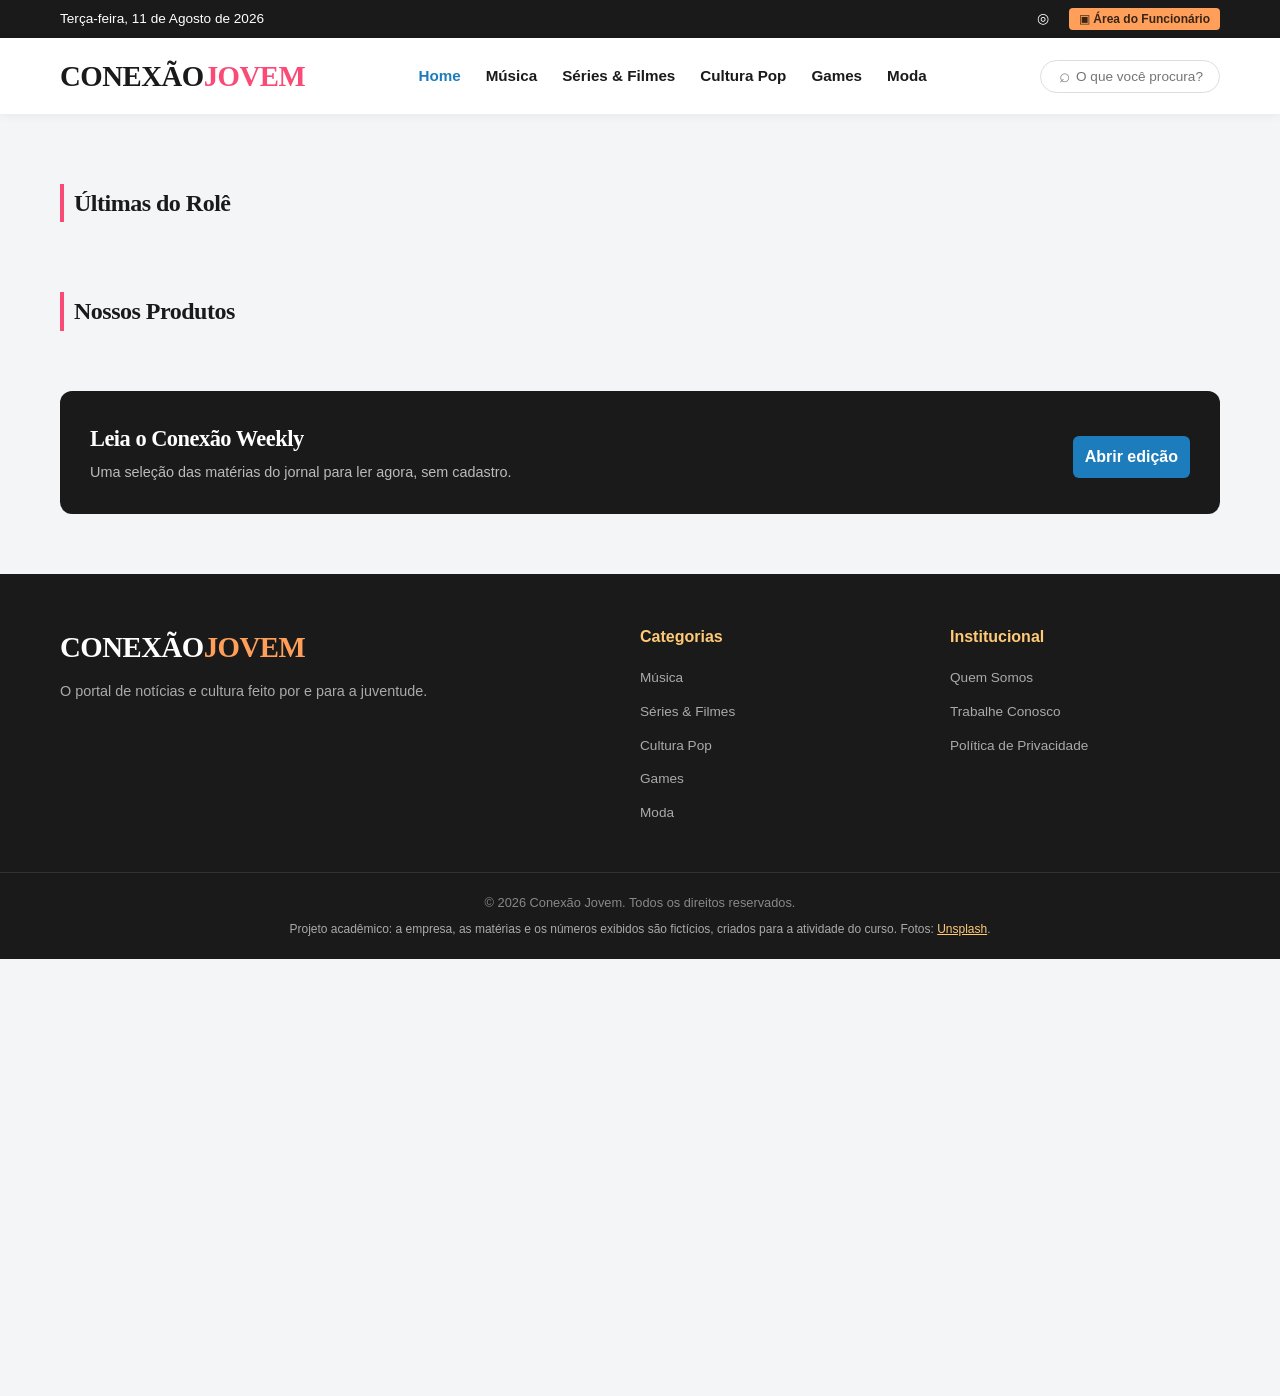
<file: index.html>
<!DOCTYPE html>
<html lang="pt-BR">
<head>
    <meta charset="UTF-8">
    <meta http-equiv="refresh" content="0; url=SiteEspro/index.html">
    <title>Conexão Jovem</title>
</head>
<body>
    <p>Redirecionando... <a href="SiteEspro/index.html">Clique aqui se não abrir.</a></p>
</body>
</html>
</file>
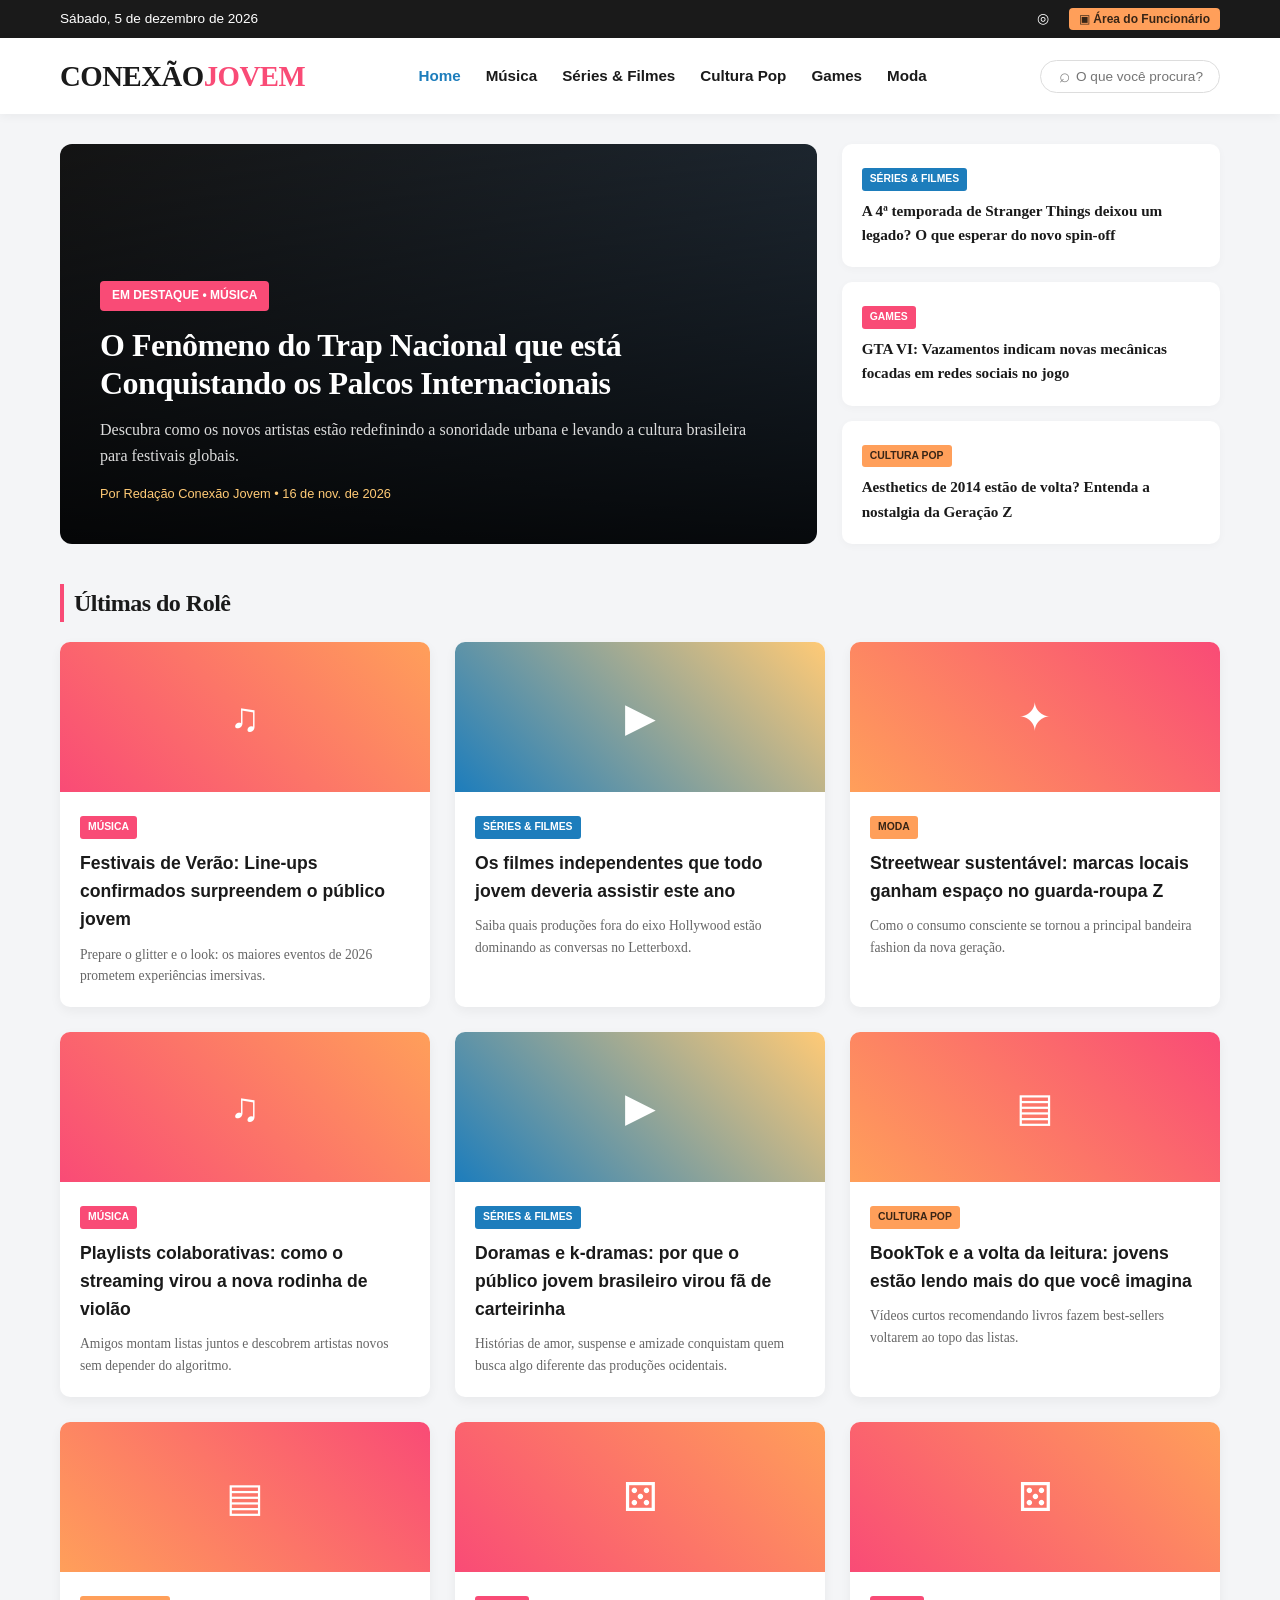
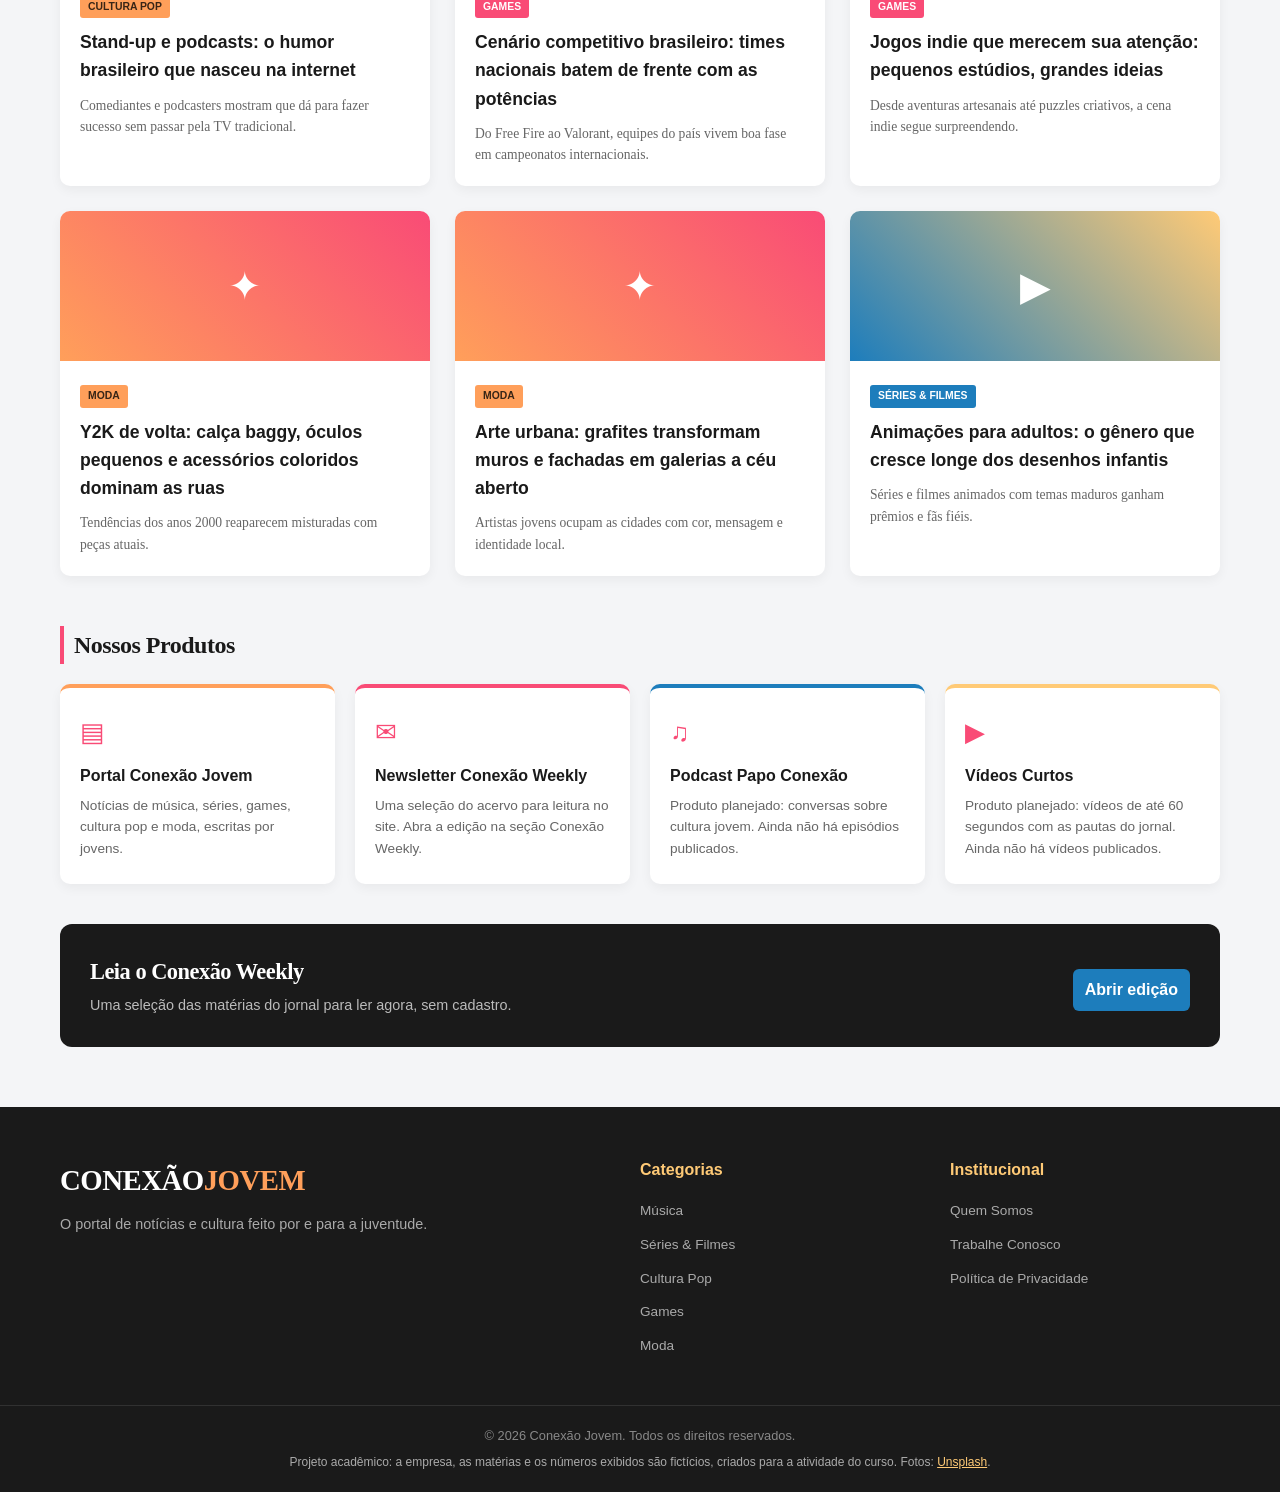
<file: SiteEspro/index.html>
<!DOCTYPE html>
<html lang="pt-BR">
<head>
    <meta charset="UTF-8">
    <meta name="viewport" content="width=device-width, initial-scale=1.0">
    <title>Conexão Jovem - Cultura e Entretenimento</title>
    <meta name="description" content="Conexão Jovem: o portal de notícias e cultura feito por e para a juventude.">
    <link rel="icon" href="data:image/svg+xml,%3Csvg xmlns='http://www.w3.org/2000/svg' viewBox='0 0 100 100'%3E%3Ctext y='.9em' font-size='90'%3E%F0%9F%93%B0%3C/text%3E%3C/svg%3E">
    <meta property="og:type" content="website">
    <meta property="og:title" content="Conexão Jovem - Cultura e Entretenimento">
    <meta property="og:description" content="Música, séries, games, cultura pop e moda: o jornal digital feito por jovens, para jovens.">
    <meta property="og:image" content="https://images.unsplash.com/photo-1470229722913-7c0e2dbbafd3?auto=format&fit=crop&w=1200&q=70">
    <link rel="stylesheet" href="css/style.css">
    
    
</head>
<body>

    <!-- CABEÇALHO / NAVBAR -->
    <header>
        <div class="top-bar">
            <div class="container flex-between">
                <span class="date" id="current-date">Terça-feira, 11 de Agosto de 2026</span>
                <div class="top-right-actions">
                    <div class="social-icons">
                        <a href="#" class="footer-link" data-info="redes" target="_blank" rel="noopener" aria-label="Instagram do projeto (em planejamento)"><i class="fab fa-instagram"></i></a>
                    </div>
                    <button id="intranet-access-btn" class="intranet-top-btn" type="button"><i class="fas fa-lock"></i> Área do Funcionário</button>
                </div>
            </div>
        </div>
        <nav class="main-nav">
            <div class="container flex-between">
                <div class="logo">
                    <h1>CONEXÃO<span>JOVEM</span></h1>
                </div>
                <button id="menu-toggle" class="menu-toggle" type="button" aria-label="Abrir menu" aria-expanded="false" aria-controls="nav-links">
                    <i class="fas fa-bars"></i>
                </button>
                <ul class="nav-links" id="nav-links">
                    <li><a href="#" class="nav-btn active" data-page="home">Home</a></li>
                    <li><a href="#" class="nav-btn" data-page="musica">Música</a></li>
                    <li><a href="#" class="nav-btn" data-page="series">Séries &amp; Filmes</a></li>
                    <li><a href="#" class="nav-btn" data-page="cultura">Cultura Pop</a></li>
                    <li><a href="#" class="nav-btn" data-page="games">Games</a></li>
                    <li><a href="#" class="nav-btn" data-page="moda">Moda</a></li>
                </ul>
                <div class="search-box">
                    <input type="text" id="search-input" placeholder="O que você procura?" aria-label="Buscar matérias">
                    <button id="search-btn" type="button" aria-label="Buscar"><i class="fas fa-search"></i></button>
                </div>
            </div>
        </nav>
    </header>


    <!-- CONTEÚDO PRINCIPAL -->
    <main class="container">

        <p id="editorial-warning" class="dica" role="status"></p>
        <noscript><p class="empty-msg">Ative o JavaScript para ver as notícias do Conexão Jovem.</p></noscript>

        <!-- DESTAQUE PRINCIPAL (montado pelo script.js) -->
        <section class="hero-section" id="hero-section" aria-label="Destaques"></section>

        <!-- NOTÍCIAS -->
        <section class="news-grid-section">
            <div class="section-head">
                <h3 class="section-title" id="section-title">Últimas do Rolê</h3>
                <button id="clear-filter" class="clear-filter hidden" type="button"><i class="fas fa-times"></i> Limpar busca</button>
            </div>
            <div class="grid" id="news-grid"></div>
            <p id="empty-msg" class="empty-msg hidden">Nenhuma matéria encontrada. Tente outra palavra ou escolha uma categoria.</p>
        </section>

        <!-- PRODUTOS DA EMPRESA (montado pelo script.js) -->
        <section class="products-section" id="produtos">
            <h3 class="section-title">Nossos Produtos</h3>
            <div class="products-grid" id="products-grid"></div>
        </section>

        <!-- NEWSLETTER -->
        <section class="newsletter-section" id="newsletter">
            <div>
                <h3>Leia o Conexão Weekly</h3>
                <p>Uma seleção das matérias do jornal para ler agora, sem cadastro.</p>
            </div>
            <button id="weekly-btn" class="login-submit-btn" type="button">Abrir edição</button>
        </section>

    </main>


    <!-- MODAL GERAL (Notícias, institucional) -->
    <div id="news-modal" class="modal" aria-hidden="true">
        <div class="modal-content" role="dialog" aria-modal="true">
            <span class="close-modal" role="button" tabindex="0" aria-label="Fechar">&times;</span>
            <div id="modal-body-content"></div>
        </div>
    </div>


    <!-- MODAL DA INTRANET (Área do Funcionário) -->
    <div id="intranet-modal" class="modal" aria-hidden="true">
        <div class="modal-content intranet-box" role="dialog" aria-modal="true">
            <span class="close-intranet" role="button" tabindex="0" aria-label="Fechar">&times;</span>

            <!-- TELA DE LOGIN -->
            <div id="intranet-login-view">
                <h2><i class="fas fa-lock"></i> Intranet Conexão Jovem</h2>
                <p>Entre com a conta demonstrativa do seu setor. As senhas de teste estão no roteiro de apresentação.</p>
                <form id="intranet-login-form" class="login-form" novalidate>
                    <div class="input-group">
                        <label for="employee-email"><i class="fas fa-envelope"></i> E-mail Corporativo</label>
                        <input type="email" id="employee-email" placeholder="seu.setor@conexaojovem.com.br" autocomplete="username" required>
                    </div>
                    <div class="input-group">
                        <label for="employee-pass"><i class="fas fa-key"></i> Senha</label>
                        <input type="password" id="employee-pass" placeholder="••••••••" autocomplete="current-password" required>
                    </div>
                    <button type="submit" class="login-submit-btn">Acessar Sistema</button>
                    <span id="login-error" class="login-error hidden" role="alert">Credenciais inválidas. Tente novamente.</span>
                </form>
            </div>

            <!-- PAINEL RESTRITO POR SETOR -->
            <div id="intranet-dashboard-view" class="hidden">
                <div class="dashboard-header">
                    <div>
                        <h2><i class="fas fa-building"></i> Painel Interno - <span id="user-sector-title">Setor</span></h2>
                        <p class="welcome-msg">Bem-vindo(a), <span id="user-email-display"></span> | <span class="badge-sm orange">Simulação escolar</span></p>
                    </div>
                    <button id="logout-btn" class="logout-btn" type="button"><i class="fas fa-sign-out-alt"></i> Sair</button>
                </div>

                <div class="company-routine-box">
                    <h4><i class="fas fa-info-circle"></i> Mural de Avisos &amp; Rotina da Empresa</h4>
                    <ul id="mural-list"></ul>
                </div>

                <div id="sector-dashboard-content" class="sector-dashboard"></div>

                <a class="login-submit-btn sector-link" href="paginas/redacao.html">Minhas matérias · Publicar e editar</a>
                <a id="sector-page-link" class="login-submit-btn sector-link" href="#">Abrir página completa do setor <i class="fas fa-arrow-right"></i></a>
                <a class="login-submit-btn sector-link chat-link" href="paginas/chat.html"><i class="fas fa-comments"></i> Abrir chat da equipe</a>
            </div>
        </div>
    </div>


    <!-- RODAPÉ -->
    <footer>
        <div class="container footer-content">
            <div class="footer-logo">
                <h2 class="marca">CONEXÃO<span>JOVEM</span></h2>
                <p>O portal de notícias e cultura feito por e para a juventude.</p>
            </div>
            <div class="footer-links">
                <h4>Categorias</h4>
                <ul>
                    <li><a href="#" class="nav-btn" data-page="musica">Música</a></li>
                    <li><a href="#" class="nav-btn" data-page="series">Séries &amp; Filmes</a></li>
                    <li><a href="#" class="nav-btn" data-page="cultura">Cultura Pop</a></li>
                    <li><a href="#" class="nav-btn" data-page="games">Games</a></li>
                    <li><a href="#" class="nav-btn" data-page="moda">Moda</a></li>
                </ul>
            </div>
            <div class="footer-links">
                <h4>Institucional</h4>
                <ul>
                    <li><a href="#" class="footer-link" data-info="quem-somos">Quem Somos</a></li>
                    <li><a href="#" class="footer-link" data-info="trabalhe">Trabalhe Conosco</a></li>
                    <li><a href="#" class="footer-link" data-info="privacidade">Política de Privacidade</a></li>
                </ul>
            </div>
        </div>
        <div class="footer-bottom">
            <p>&copy; 2026 Conexão Jovem. Todos os direitos reservados.</p>
            <p class="aviso-demo">Projeto acadêmico: a empresa, as matérias e os números exibidos são fictícios, criados para a atividade do curso. Fotos: <a href="https://unsplash.com" target="_blank" rel="noopener">Unsplash</a>.</p>
        </div>
    </footer>

    <script src="dados.js"></script>
    <script src="conteudo-publico.js"></script>
    <script src="editorial.js"></script>
    <script src="script.js"></script>
</body>
</html>
</file>
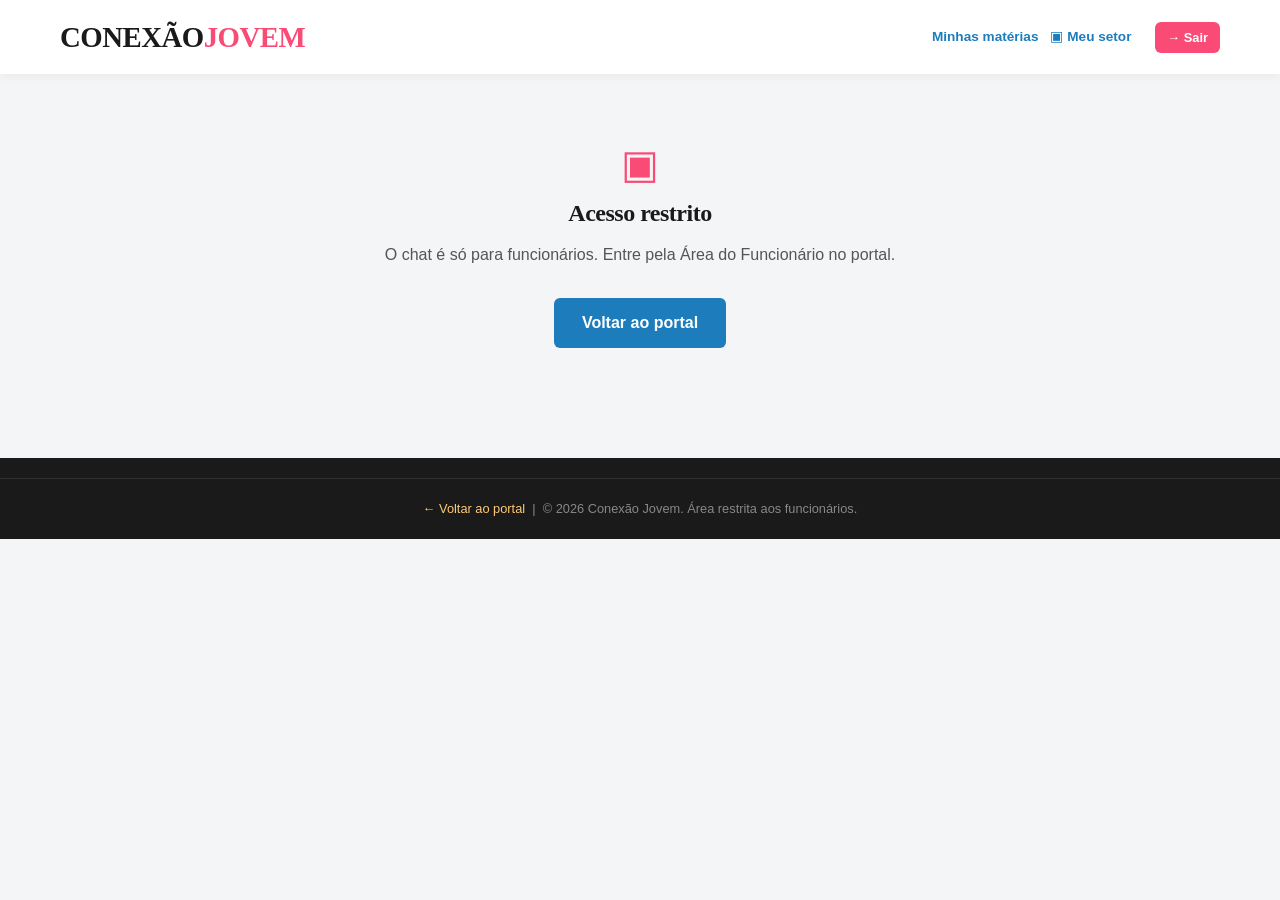
<file: SiteEspro/paginas/chat.html>
<!DOCTYPE html>
<html lang="pt-BR">
<head>
    <meta charset="UTF-8">
    <meta name="viewport" content="width=device-width, initial-scale=1.0">
    <title>Chat da equipe | Conexão Jovem</title>
    <link rel="icon" href="data:image/svg+xml,%3Csvg xmlns='http://www.w3.org/2000/svg' viewBox='0 0 100 100'%3E%3Ctext y='.9em' font-size='90'%3E%F0%9F%93%B0%3C/text%3E%3C/svg%3E">
    <link rel="stylesheet" href="../css/style.css">
    
    
</head>
<body class="pagina-setor">

    <header class="setor-header">
        <div class="container flex-between">
            <a class="logo" href="../index.html" aria-label="Voltar ao portal"><h1>CONEXÃO<span>JOVEM</span></h1></a>
            <div class="setor-user">
                <a class="voltar-link-escuro" href="redacao.html">Minhas matérias</a>
                <a id="meu-setor" class="voltar-link-escuro" href="../index.html"><i class="fas fa-building"></i> Meu setor</a>
                <span id="usuario-logado"></span>
                <button id="sair-btn" class="logout-btn" type="button"><i class="fas fa-sign-out-alt"></i> Sair</button>
            </div>
        </div>
    </header>

    <main class="container" id="chat-main">
        <noscript><p class="empty-msg">Ative o JavaScript para usar o chat.</p></noscript>
    </main>

    <footer>
        <div class="footer-bottom">
            <p><a class="voltar-link" href="../index.html"><i class="fas fa-arrow-left"></i> Voltar ao portal</a> &nbsp;|&nbsp; &copy; 2026 Conexão Jovem. Área restrita aos funcionários.</p>
        </div>
    </footer>

    <script src="../dados.js"></script>
    <script src="../conteudo-publico.js"></script>
    <script src="../editorial.js"></script>
    <script src="chat.js"></script>
</body>
</html>
</file>
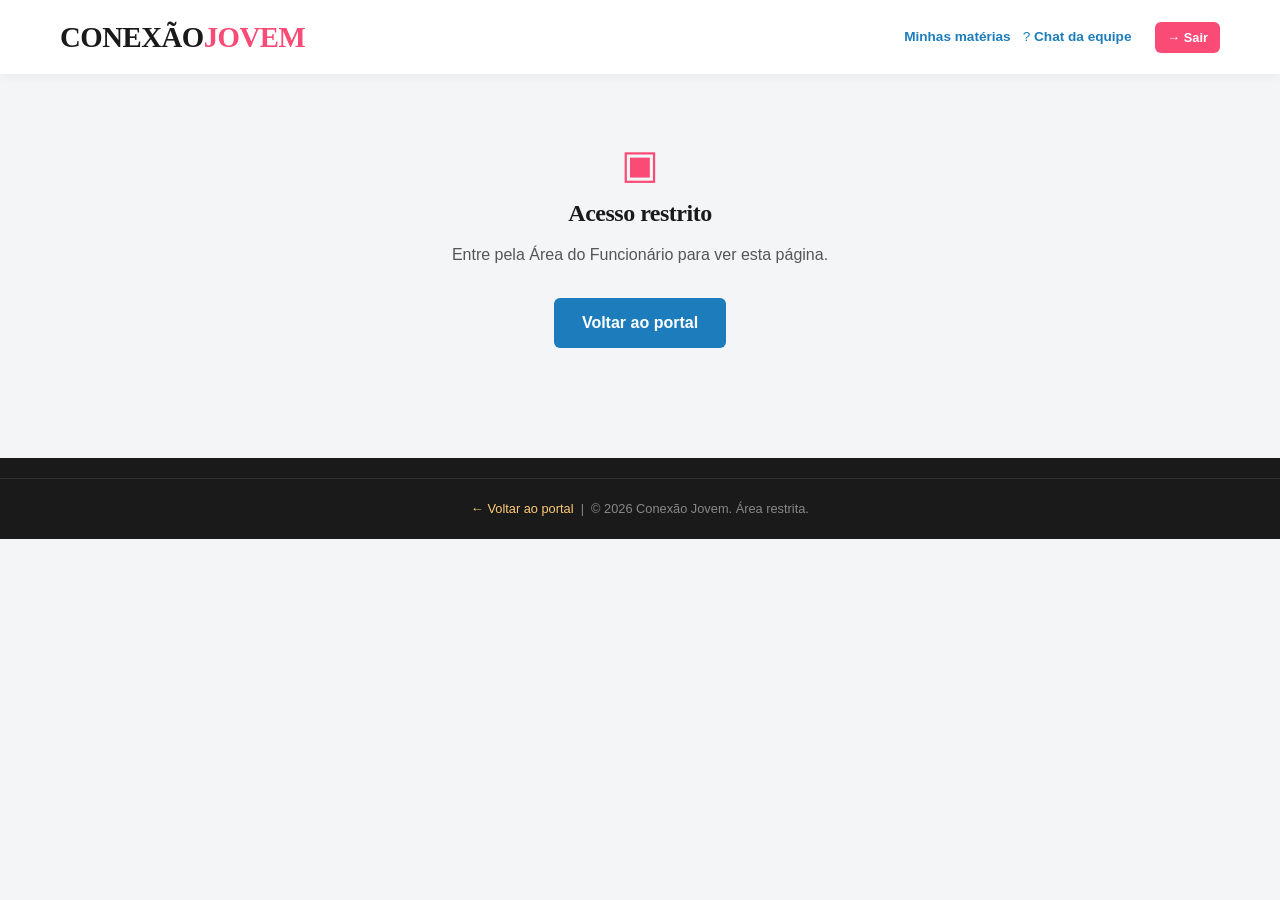
<file: SiteEspro/paginas/gestao.html>
<!DOCTYPE html>
<html lang="pt-BR">
<head>
    <meta charset="UTF-8">
    <meta name="viewport" content="width=device-width, initial-scale=1.0">
    <title>Gestão | Conexão Jovem</title>
    <link rel="icon" href="data:image/svg+xml,%3Csvg xmlns='http://www.w3.org/2000/svg' viewBox='0 0 100 100'%3E%3Ctext y='.9em' font-size='90'%3E%F0%9F%93%B0%3C/text%3E%3C/svg%3E">
    <link rel="stylesheet" href="../css/style.css">
    
    
</head>
<body class="pagina-setor" data-setor="gestao">

    <header class="setor-header">
        <div class="container flex-between">
            <a class="logo" href="../index.html" aria-label="Voltar ao portal"><h1>CONEXÃO<span>JOVEM</span></h1></a>
            <div class="setor-user">
                <a class="voltar-link-escuro" href="redacao.html">Minhas matérias</a>
                <a class="voltar-link-escuro" href="chat.html"><i class="fas fa-comments"></i> Chat da equipe</a>
                <span id="usuario-logado"></span>
                <button id="sair-btn" class="logout-btn" type="button"><i class="fas fa-sign-out-alt"></i> Sair</button>
            </div>
        </div>
    </header>

    <main class="container" id="setor-main">
        <noscript><p class="empty-msg">Ative o JavaScript para ver esta página.</p></noscript>
    </main>

    <footer>
        <div class="footer-bottom">
            <p><a class="voltar-link" href="../index.html"><i class="fas fa-arrow-left"></i> Voltar ao portal</a> &nbsp;|&nbsp; &copy; 2026 Conexão Jovem. Área restrita.</p>
        </div>
    </footer>

    <script src="../dados.js"></script>
    <script src="../conteudo-publico.js"></script>
    <script src="../editorial.js"></script>
    <script src="setor.js"></script>
</body>
</html>
</file>
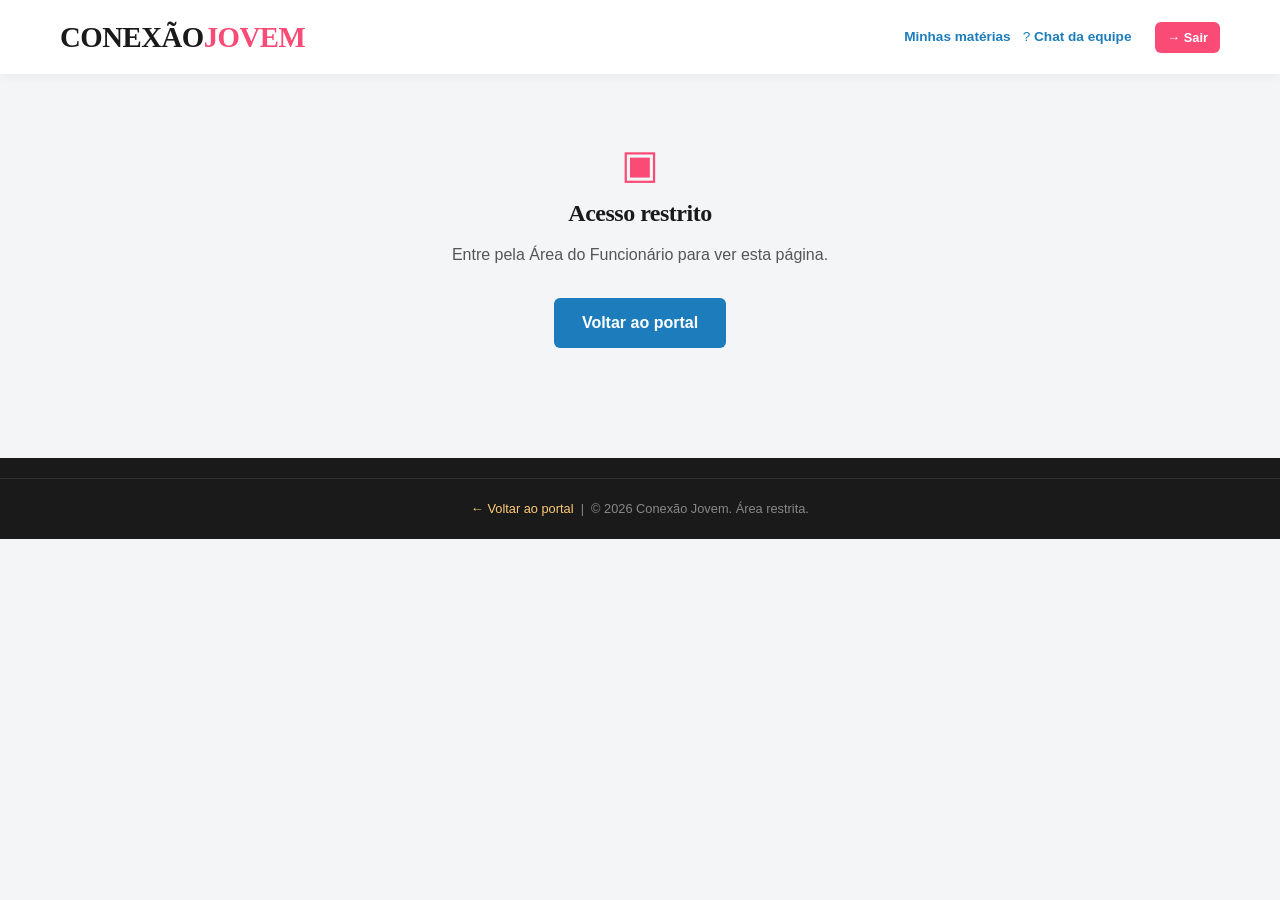
<file: SiteEspro/paginas/marketing.html>
<!DOCTYPE html>
<html lang="pt-BR">
<head>
    <meta charset="UTF-8">
    <meta name="viewport" content="width=device-width, initial-scale=1.0">
    <title>Marketing | Conexão Jovem</title>
    <link rel="icon" href="data:image/svg+xml,%3Csvg xmlns='http://www.w3.org/2000/svg' viewBox='0 0 100 100'%3E%3Ctext y='.9em' font-size='90'%3E%F0%9F%93%B0%3C/text%3E%3C/svg%3E">
    <link rel="stylesheet" href="../css/style.css">
    
    
</head>
<body class="pagina-setor" data-setor="marketing">

    <header class="setor-header">
        <div class="container flex-between">
            <a class="logo" href="../index.html" aria-label="Voltar ao portal"><h1>CONEXÃO<span>JOVEM</span></h1></a>
            <div class="setor-user">
                <a class="voltar-link-escuro" href="redacao.html">Minhas matérias</a>
                <a class="voltar-link-escuro" href="chat.html"><i class="fas fa-comments"></i> Chat da equipe</a>
                <span id="usuario-logado"></span>
                <button id="sair-btn" class="logout-btn" type="button"><i class="fas fa-sign-out-alt"></i> Sair</button>
            </div>
        </div>
    </header>

    <main class="container" id="setor-main">
        <noscript><p class="empty-msg">Ative o JavaScript para ver esta página.</p></noscript>
    </main>

    <footer>
        <div class="footer-bottom">
            <p><a class="voltar-link" href="../index.html"><i class="fas fa-arrow-left"></i> Voltar ao portal</a> &nbsp;|&nbsp; &copy; 2026 Conexão Jovem. Área restrita.</p>
        </div>
    </footer>

    <script src="../dados.js"></script>
    <script src="../conteudo-publico.js"></script>
    <script src="../editorial.js"></script>
    <script src="setor.js"></script>
</body>
</html>
</file>
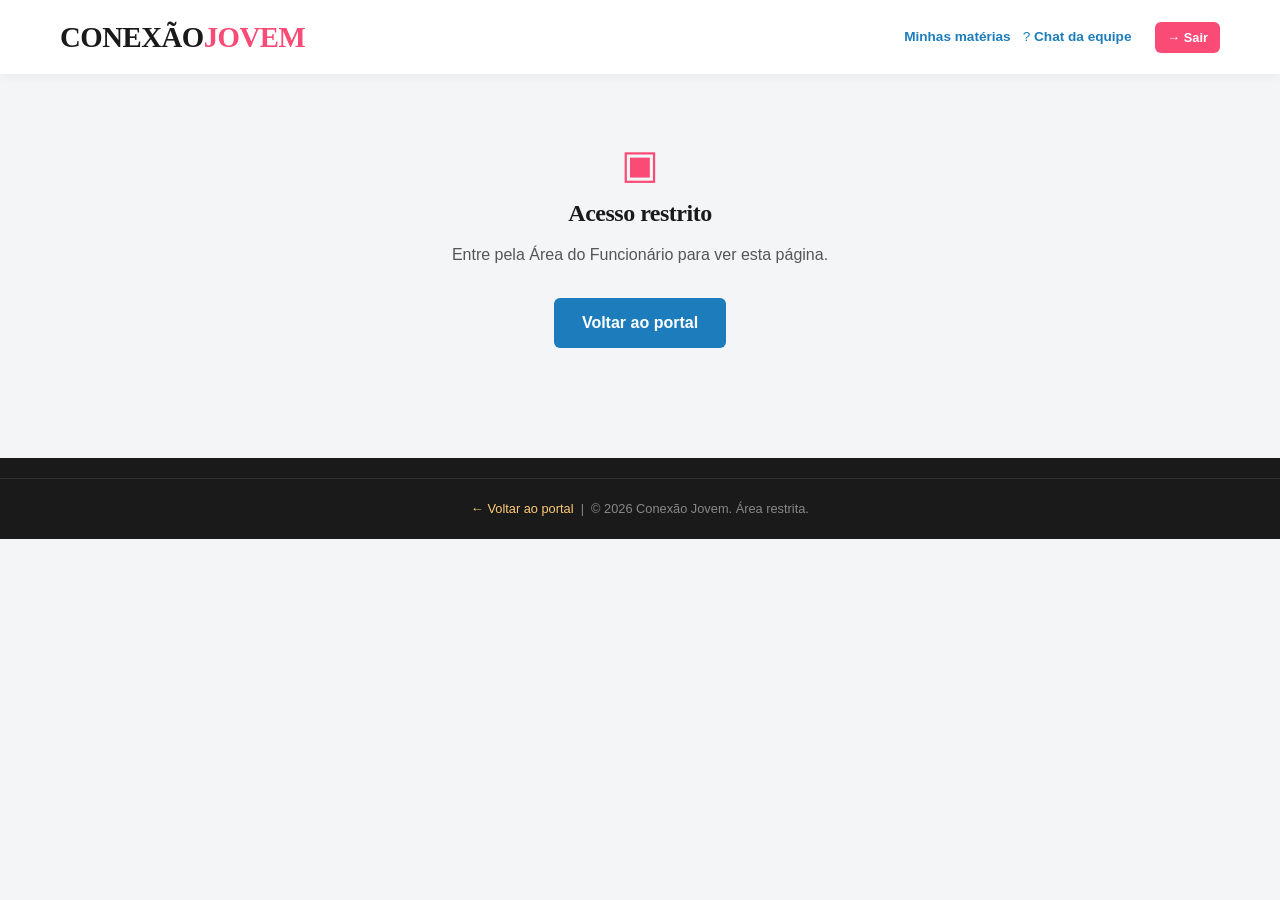
<file: SiteEspro/paginas/producao.html>
<!DOCTYPE html>
<html lang="pt-BR">
<head>
    <meta charset="UTF-8">
    <meta name="viewport" content="width=device-width, initial-scale=1.0">
    <title>Produção | Conexão Jovem</title>
    <link rel="icon" href="data:image/svg+xml,%3Csvg xmlns='http://www.w3.org/2000/svg' viewBox='0 0 100 100'%3E%3Ctext y='.9em' font-size='90'%3E%F0%9F%93%B0%3C/text%3E%3C/svg%3E">
    <link rel="stylesheet" href="../css/style.css">
    
    
</head>
<body class="pagina-setor" data-setor="producao">

    <header class="setor-header">
        <div class="container flex-between">
            <a class="logo" href="../index.html" aria-label="Voltar ao portal"><h1>CONEXÃO<span>JOVEM</span></h1></a>
            <div class="setor-user">
                <a class="voltar-link-escuro" href="redacao.html">Minhas matérias</a>
                <a class="voltar-link-escuro" href="chat.html"><i class="fas fa-comments"></i> Chat da equipe</a>
                <span id="usuario-logado"></span>
                <button id="sair-btn" class="logout-btn" type="button"><i class="fas fa-sign-out-alt"></i> Sair</button>
            </div>
        </div>
    </header>

    <main class="container" id="setor-main">
        <noscript><p class="empty-msg">Ative o JavaScript para ver esta página.</p></noscript>
    </main>

    <footer>
        <div class="footer-bottom">
            <p><a class="voltar-link" href="../index.html"><i class="fas fa-arrow-left"></i> Voltar ao portal</a> &nbsp;|&nbsp; &copy; 2026 Conexão Jovem. Área restrita.</p>
        </div>
    </footer>

    <script src="../dados.js"></script>
    <script src="../conteudo-publico.js"></script>
    <script src="../editorial.js"></script>
    <script src="setor.js"></script>
</body>
</html>
</file>
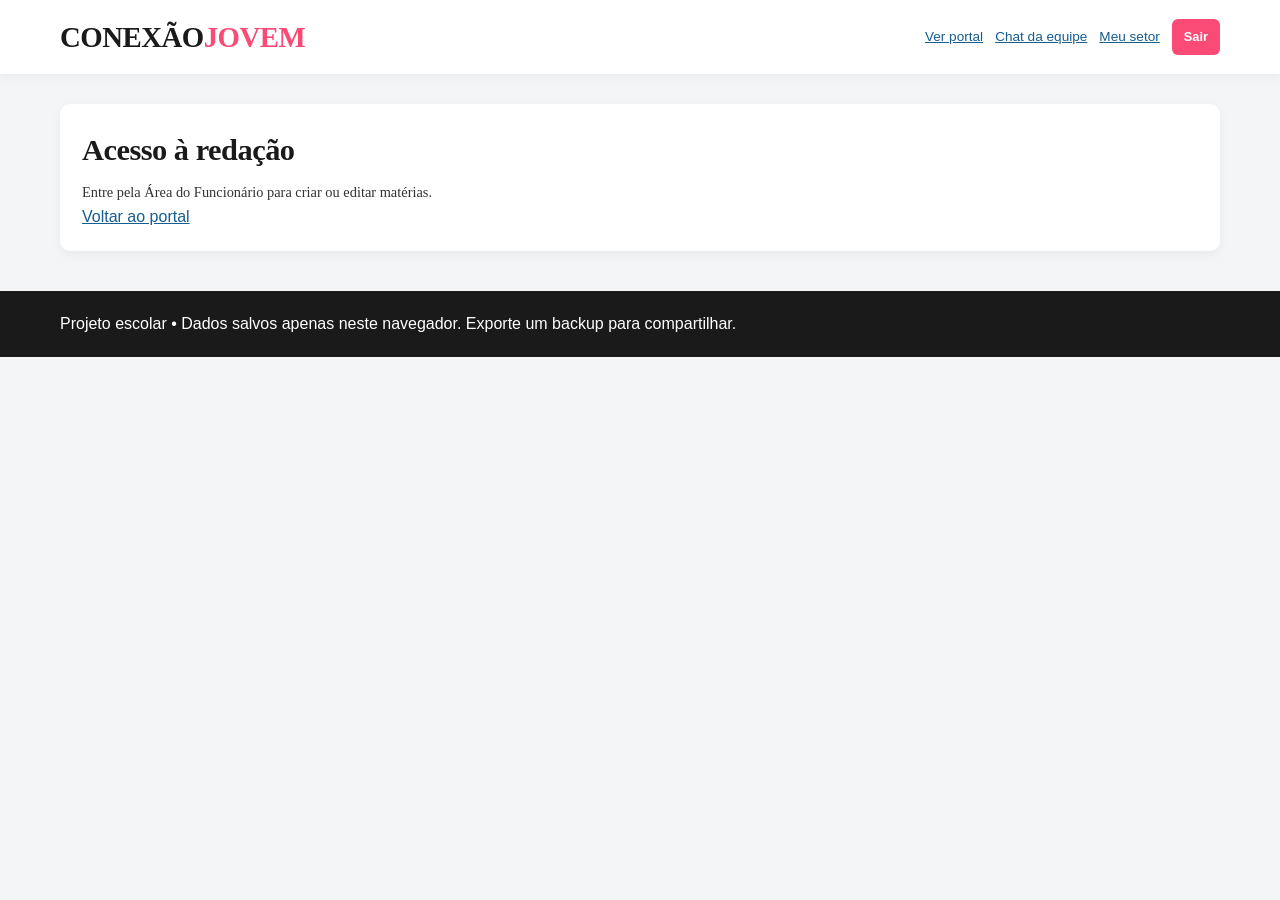
<file: SiteEspro/paginas/redacao.html>
<!DOCTYPE html><html lang="pt-BR"><head><meta charset="UTF-8"><meta name="viewport" content="width=device-width,initial-scale=1"><title>Redação | Conexão Jovem</title><link rel="stylesheet" href="../css/style.css"><link rel="stylesheet" href="../css/redacao.css"></head>
<body class="pagina-setor"><header class="setor-header"><div class="container flex-between"><a class="logo" href="../index.html"><h1>CONEXÃO<span>JOVEM</span></h1></a><div class="setor-user"><span id="usuario-logado"></span><a href="../index.html">Ver portal</a><a href="chat.html">Chat da equipe</a><a id="meu-setor" href="../index.html">Meu setor</a><button id="sair-btn" class="logout-btn">Sair</button></div></div></header>
<main class="container" id="redacao"><noscript>Ative o JavaScript para usar a redação.</noscript></main>
<footer><div class="container">Projeto escolar • Dados salvos apenas neste navegador. Exporte um backup para compartilhar.</div></footer>
<script src="../dados.js"></script>
    <script src="../conteudo-publico.js"></script><script src="../editorial.js"></script><script src="redacao.js"></script></body></html>
</file>
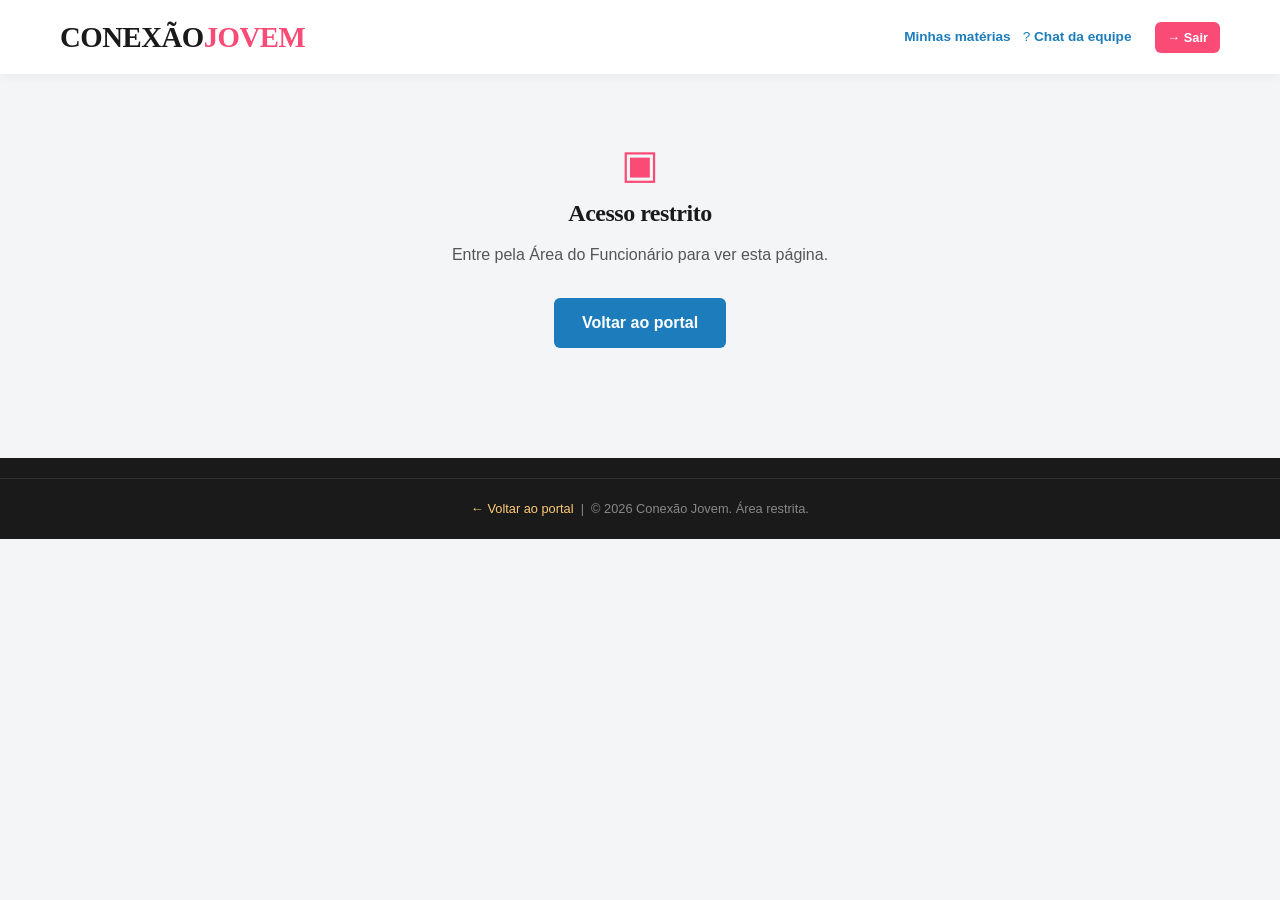
<file: SiteEspro/paginas/rh.html>
<!DOCTYPE html>
<html lang="pt-BR">
<head>
    <meta charset="UTF-8">
    <meta name="viewport" content="width=device-width, initial-scale=1.0">
    <title>RH | Conexão Jovem</title>
    <link rel="icon" href="data:image/svg+xml,%3Csvg xmlns='http://www.w3.org/2000/svg' viewBox='0 0 100 100'%3E%3Ctext y='.9em' font-size='90'%3E%F0%9F%93%B0%3C/text%3E%3C/svg%3E">
    <link rel="stylesheet" href="../css/style.css">
    
    
</head>
<body class="pagina-setor" data-setor="rh">

    <header class="setor-header">
        <div class="container flex-between">
            <a class="logo" href="../index.html" aria-label="Voltar ao portal"><h1>CONEXÃO<span>JOVEM</span></h1></a>
            <div class="setor-user">
                <a class="voltar-link-escuro" href="redacao.html">Minhas matérias</a>
                <a class="voltar-link-escuro" href="chat.html"><i class="fas fa-comments"></i> Chat da equipe</a>
                <span id="usuario-logado"></span>
                <button id="sair-btn" class="logout-btn" type="button"><i class="fas fa-sign-out-alt"></i> Sair</button>
            </div>
        </div>
    </header>

    <main class="container" id="setor-main">
        <noscript><p class="empty-msg">Ative o JavaScript para ver esta página.</p></noscript>
    </main>

    <footer>
        <div class="footer-bottom">
            <p><a class="voltar-link" href="../index.html"><i class="fas fa-arrow-left"></i> Voltar ao portal</a> &nbsp;|&nbsp; &copy; 2026 Conexão Jovem. Área restrita.</p>
        </div>
    </footer>

    <script src="../dados.js"></script>
    <script src="../conteudo-publico.js"></script>
    <script src="../editorial.js"></script>
    <script src="setor.js"></script>
</body>
</html>
</file>
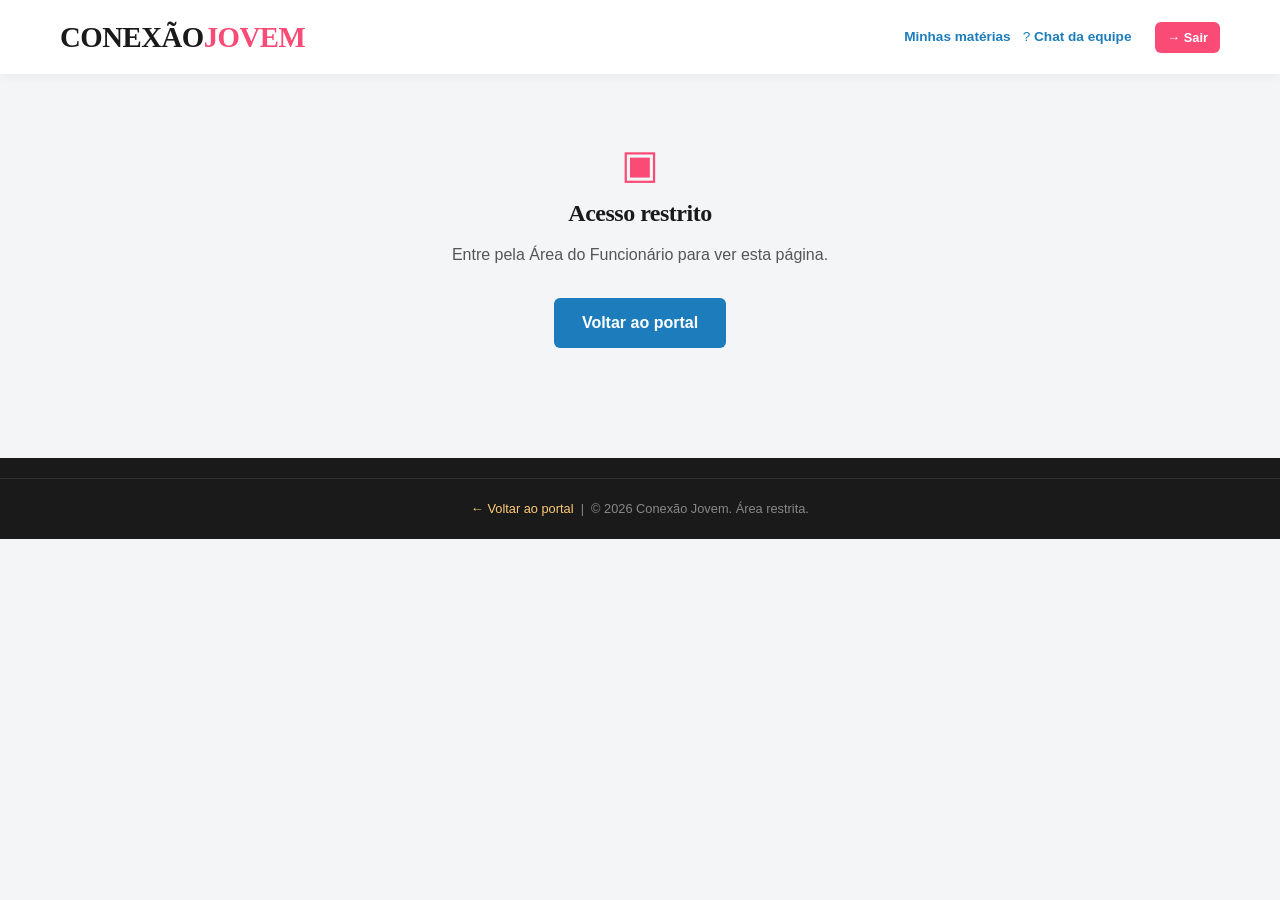
<file: SiteEspro/paginas/ti.html>
<!DOCTYPE html>
<html lang="pt-BR">
<head>
    <meta charset="UTF-8">
    <meta name="viewport" content="width=device-width, initial-scale=1.0">
    <title>TI | Conexão Jovem</title>
    <link rel="icon" href="data:image/svg+xml,%3Csvg xmlns='http://www.w3.org/2000/svg' viewBox='0 0 100 100'%3E%3Ctext y='.9em' font-size='90'%3E%F0%9F%93%B0%3C/text%3E%3C/svg%3E">
    <link rel="stylesheet" href="../css/style.css">
    
    
</head>
<body class="pagina-setor" data-setor="ti">

    <header class="setor-header">
        <div class="container flex-between">
            <a class="logo" href="../index.html" aria-label="Voltar ao portal"><h1>CONEXÃO<span>JOVEM</span></h1></a>
            <div class="setor-user">
                <a class="voltar-link-escuro" href="redacao.html">Minhas matérias</a>
                <a class="voltar-link-escuro" href="chat.html"><i class="fas fa-comments"></i> Chat da equipe</a>
                <span id="usuario-logado"></span>
                <button id="sair-btn" class="logout-btn" type="button"><i class="fas fa-sign-out-alt"></i> Sair</button>
            </div>
        </div>
    </header>

    <main class="container" id="setor-main">
        <noscript><p class="empty-msg">Ative o JavaScript para ver esta página.</p></noscript>
    </main>

    <footer>
        <div class="footer-bottom">
            <p><a class="voltar-link" href="../index.html"><i class="fas fa-arrow-left"></i> Voltar ao portal</a> &nbsp;|&nbsp; &copy; 2026 Conexão Jovem. Área restrita.</p>
        </div>
    </footer>

    <script src="../dados.js"></script>
    <script src="../conteudo-publico.js"></script>
    <script src="../editorial.js"></script>
    <script src="setor.js"></script>
</body>
</html>
</file>
<file: SiteEspro/css/style.css>
:root {
    --bg-white: #ffffff;
    --primary-orange: #ff9f5a;
    --secondary-yellow: #ffca76;
    --accent-pink: #f94b76;
    --brand-blue: #1d7dbc;
    --dark-neutral: #1a1a1a;
    --gray-light: #f4f5f7;
    --font-main: 'Poppins', sans-serif;
}


* { margin: 0; padding: 0; box-sizing: border-box; }


body {
    font-family: var(--font-main);
    background-color: var(--gray-light);
    color: var(--dark-neutral);
    line-height: 1.6;
}


.container { max-width: 1200px; margin: 0 auto; padding: 0 20px; }
.flex-between { display: flex; justify-content: space-between; align-items: center; }


h1, h2, h3, .section-title, .logo h1 {
    font-family: Georgia, serif;
    letter-spacing: -0.5px;
}


.hero-main p, .side-news h4, .card-content p, .modal-text {
    font-family: Georgia, serif;
}


/* TOP BAR */
.top-bar {
    background-color: var(--dark-neutral);
    color: var(--bg-white);
    font-size: 0.85rem;
    padding: 8px 0;
}


.top-right-actions {
    display: flex;
    align-items: center;
    gap: 20px;
}


.intranet-top-btn {
    background-color: var(--primary-orange);
    color: var(--bg-white);
    border: none;
    padding: 4px 10px;
    border-radius: 4px;
    font-size: 0.75rem;
    font-weight: 700;
    cursor: pointer;
    transition: background 0.3s;
}


.intranet-top-btn:hover {
    background-color: var(--accent-pink);
}


.social-icons a {
    color: var(--bg-white);
    margin-left: 10px;
    transition: color 0.3s;
}


.social-icons a:hover { color: var(--primary-orange); }


/* NAVBAR */
.main-nav {
    background-color: var(--bg-white);
    box-shadow: 0 2px 10px rgba(0,0,0,0.05);
    position: sticky;
    top: 0;
    z-index: 1000;
    padding: 15px 0;
}


.logo h1 { font-size: 1.8rem; font-weight: 800; color: var(--dark-neutral); }
.logo span { color: var(--accent-pink); }


.nav-links { list-style: none; display: flex; gap: 25px; }
.nav-links a {
    text-decoration: none; color: var(--dark-neutral); font-weight: 600; font-size: 0.95rem; transition: color 0.3s; cursor: pointer;
}
.nav-links a:hover, .nav-links a.active { color: var(--brand-blue); }


.search-box { position: relative; display: flex; align-items: center; }
.search-box input {
    padding: 8px 15px 8px 35px; border-radius: 20px; border: 1px solid #ddd; outline: none; font-family: var(--font-main); font-size: 0.85rem; width: 180px; transition: width 0.3s;
}
.search-box input:focus { width: 230px; border-color: var(--primary-orange); }
.search-box button { position: absolute; left: 10px; background: none; border: none; color: #888; cursor: pointer; }


/* HERO E CARDS */
.hero-section { display: grid; grid-template-columns: 2fr 1fr; gap: 25px; margin: 30px 0; }
.hero-main {
    background: linear-gradient(135deg, var(--dark-neutral), #2c3e50); color: var(--bg-white); padding: 40px; border-radius: 12px; display: flex; flex-direction: column; justify-content: flex-end; min-height: 400px; cursor: pointer; transition: transform 0.3s;
}
.hero-main:hover { transform: translateY(-3px); }
.badge { background-color: var(--accent-pink); color: var(--bg-white); padding: 5px 12px; font-size: 0.75rem; font-weight: 700; border-radius: 4px; width: max-content; margin-bottom: 15px; }
.hero-main h2 { font-size: 2rem; margin-bottom: 15px; line-height: 1.2; }
.hero-main p { font-size: 1rem; color: #ddd; margin-bottom: 15px; }
.author { font-size: 0.8rem; color: var(--secondary-yellow); font-family: var(--font-main); }


.hero-sidebar { display: flex; flex-direction: column; gap: 15px; }
.side-news { background: var(--bg-white); padding: 20px; border-radius: 10px; box-shadow: 0 2px 8px rgba(0,0,0,0.03); cursor: pointer; transition: transform 0.2s; }
.side-news:hover { transform: translateX(5px); }
.side-news h4 { font-size: 0.95rem; margin-top: 8px; color: var(--dark-neutral); }


.badge-sm { background-color: var(--primary-orange); color: var(--bg-white); font-size: 0.65rem; font-weight: 700; padding: 3px 8px; border-radius: 3px; display: inline-block; }
.badge-sm.blue { background-color: var(--brand-blue); }
.badge-sm.pink { background-color: var(--accent-pink); }
.badge-sm.orange { background-color: var(--primary-orange); }


.news-grid-section { margin: 40px 0; }
.section-title { font-size: 1.5rem; margin-bottom: 20px; font-weight: 700; border-left: 4px solid var(--accent-pink); padding-left: 10px; }
.grid { display: grid; grid-template-columns: repeat(3, 1fr); gap: 25px; }
.news-card { background: var(--bg-white); border-radius: 10px; overflow: hidden; box-shadow: 0 4px 12px rgba(0,0,0,0.05); transition: transform 0.3s; cursor: pointer; }
.news-card:hover { transform: translateY(-5px); }
.card-img { height: 150px; display: flex; align-items: center; justify-content: center; color: var(--bg-white); font-size: 2.5rem; }
.card-content { padding: 20px; }
.card-content h4 { font-size: 1.1rem; margin: 10px 0; color: var(--dark-neutral); }
.card-content p { font-size: 0.85rem; color: #666; }


/* MODAIS GERAIS E INTRANET */
.modal {
    display: none; position: fixed; z-index: 2000; left: 0; top: 0; width: 100%; height: 100%; background-color: rgba(0,0,0,0.6); justify-content: center; align-items: center;
}
.modal-content {
    background-color: var(--bg-white); padding: 30px; border-radius: 12px; width: 90%; max-width: 700px; position: relative; max-height: 80vh; overflow-y: auto;
}
.close-modal, .close-intranet {
    position: absolute; right: 20px; top: 15px; font-size: 1.8rem; cursor: pointer; color: var(--dark-neutral);
}
.modal-body h2 { margin-bottom: 15px; color: var(--dark-neutral); }
.modal-body p { font-family: Georgia, serif; color: #444; margin-bottom: 15px; line-height: 1.8; }


/* ESTILOS DA INTRANET */
.intranet-box { max-width: 800px; text-align: center; }
.sector-grid { display: grid; grid-template-columns: repeat(5, 1fr); gap: 10px; margin: 20px 0; }
.sector-btn {
    background-color: var(--gray-light); border: 2px solid #ddd; padding: 15px 10px; border-radius: 8px; font-weight: bold; cursor: pointer; transition: all 0.3s; font-family: var(--font-main); font-size: 0.9rem; display: flex; flex-direction: column; gap: 8px; align-items: center;
}
.sector-btn:hover, .sector-btn.active-sector {
    background-color: var(--brand-blue); color: var(--bg-white); border-color: var(--brand-blue);
}
.sector-dashboard {
    background-color: var(--gray-light); padding: 20px; border-radius: 8px; text-align: left; margin-top: 20px; border-left: 4px solid var(--primary-orange);
}
.hidden { display: none; }


/* RODAPÉ */
footer { background-color: var(--dark-neutral); color: var(--bg-white); padding: 50px 0 20px 0; margin-top: 60px; }
.footer-content { display: grid; grid-template-columns: 2fr 1fr 1fr; gap: 40px; margin-bottom: 40px; }
.footer-logo h2 { font-size: 1.8rem; margin-bottom: 10px; }
.footer-logo span { color: var(--primary-orange); }
.footer-logo p { color: #aaa; font-size: 0.9rem; font-family: var(--font-main); }
.footer-links h4 { margin-bottom: 15px; font-size: 1rem; color: var(--secondary-yellow); }
.footer-links ul { list-style: none; }
.footer-links ul li { margin-bottom: 8px; }
.footer-links ul li a { color: #aaa; text-decoration: none; font-size: 0.85rem; transition: color 0.2s; cursor: pointer; font-family: var(--font-main); }
.footer-links ul li a:hover { color: var(--bg-white); }
.footer-bottom { text-align: center; border-top: 1px solid rgba(255,255,255,0.1); padding-top: 20px; font-size: 0.8rem; color: #888; font-family: var(--font-main); }


@media (max-width: 900px) {
    .hero-section { grid-template-columns: 1fr; }
    .grid { grid-template-columns: 1fr; }
    .footer-content { grid-template-columns: 1fr; }
    .sector-grid { grid-template-columns: 1fr; }
}


/* ESTILOS DA TELA DE LOGIN E PAINEL RESTRITO */
.login-form {
    display: flex;
    flex-direction: column;
    gap: 15px;
    margin-top: 20px;
    text-align: left;
}


.input-group {
    display: flex;
    flex-direction: column;
    gap: 5px;
}


.input-group label {
    font-size: 0.85rem;
    font-weight: 600;
    color: var(--dark-neutral);
    font-family: var(--font-main);
}


.input-group input, .input-group select {
    padding: 10px 15px;
    border-radius: 6px;
    border: 1px solid #ddd;
    font-family: var(--font-main);
    font-size: 0.9rem;
    outline: none;
    transition: border-color 0.3s;
}


.input-group input:focus, .input-group select:focus {
    border-color: var(--brand-blue);
}


.login-submit-btn {
    background-color: var(--brand-blue);
    color: var(--bg-white);
    border: none;
    padding: 12px;
    border-radius: 6px;
    font-weight: bold;
    cursor: pointer;
    font-size: 1rem;
    transition: background 0.3s;
    margin-top: 10px;
}


.login-submit-btn:hover {
    background-color: var(--dark-neutral);
}


.login-error {
    color: var(--accent-pink);
    font-size: 0.8rem;
    font-weight: bold;
    text-align: center;
}


.dashboard-header {
    display: flex;
    justify-content: space-between;
    align-items: center;
    border-bottom: 2px solid #eee;
    padding-bottom: 15px;
    margin-bottom: 20px;
    text-align: left;
}


.welcome-msg {
    font-size: 0.85rem;
    color: #666;
    font-family: var(--font-main) !important;
}


.logout-btn {
    background-color: var(--accent-pink);
    color: var(--bg-white);
    border: none;
    padding: 8px 12px;
    border-radius: 6px;
    font-size: 0.8rem;
    cursor: pointer;
    font-weight: bold;
}


.company-routine-box {
    background-color: #fff;
    border: 1px solid #e1e4e8;
    padding: 15px;
    border-radius: 8px;
    margin-bottom: 20px;
    text-align: left;
}


.company-routine-box h4 {
    font-size: 0.95rem;
    margin-bottom: 8px;
    color: var(--brand-blue);
}


.company-routine-box ul {
    list-style: none;
    font-size: 0.85rem;
    color: #444;
    font-family: var(--font-main);
}


.company-routine-box li {
    margin-bottom: 5px;
}


.sector-dashboard {
    background-color: var(--gray-light);
    padding: 20px;
    border-radius: 8px;
    text-align: left;
    border-left: 4px solid var(--accent-pink);
}


.sector-dashboard h3 {
    color: var(--dark-neutral);
    margin-bottom: 10px;
}


.sector-dashboard p, .sector-dashboard ul {
    font-size: 0.9rem;
    font-family: var(--font-main) !important;
    color: #333;
    line-height: 1.6;
}




/* =========================================================
   ACRESCENTADOS (menu mobile, busca, produtos, newsletter,
   intranet e páginas de setor)
   ========================================================= */


.hidden { display: none !important; }
.main-nav .container { gap: 20px; flex-wrap: wrap; }
.logo { text-decoration: none; }

.menu-toggle {
    display: none; background: none; border: none; font-size: 1.5rem;
    color: var(--dark-neutral); cursor: pointer; padding: 4px 8px;
}

.section-head { display: flex; align-items: center; justify-content: space-between; gap: 15px; margin-bottom: 20px; flex-wrap: wrap; }
.section-head .section-title { margin-bottom: 0; }
.clear-filter {
    background: var(--bg-white); border: 1px solid #ddd; border-radius: 20px; padding: 6px 14px;
    font-family: var(--font-main); font-size: 0.8rem; cursor: pointer; transition: all 0.2s;
}
.clear-filter:hover { border-color: var(--accent-pink); color: var(--accent-pink); }
.empty-msg { text-align: center; color: #666; padding: 30px 10px; font-family: Georgia, serif; }

.hero-main, .side-news, .news-card { outline-offset: 3px; }
.hero-main:focus-visible, .side-news:focus-visible, .news-card:focus-visible,
.nav-links a:focus-visible, .close-modal:focus-visible, .close-intranet:focus-visible {
    outline: 3px solid var(--brand-blue);
}

/* Modal de matéria */
.article-meta { font-size: 0.8rem; color: #888 !important; font-family: var(--font-main) !important; margin: 10px 0 !important; }
.related { margin-top: 25px; padding-top: 15px; border-top: 1px solid #eee; }
.related h4 { margin-bottom: 8px; font-size: 0.9rem; color: var(--accent-pink); }
.related-link { display: block; color: var(--dark-neutral); text-decoration: none; padding: 6px 0; font-size: 0.9rem; font-weight: 600; }
.related-link:hover { color: var(--brand-blue); }

/* Produtos */
.products-section { margin: 50px 0 20px; }
.products-grid { display: grid; grid-template-columns: repeat(4, 1fr); gap: 20px; }
.product-card { background: var(--bg-white); border-radius: 10px; padding: 24px 20px; box-shadow: 0 4px 12px rgba(0,0,0,0.05); border-top: 4px solid var(--primary-orange); }
.product-card:nth-child(2) { border-top-color: var(--accent-pink); }
.product-card:nth-child(3) { border-top-color: var(--brand-blue); }
.product-card:nth-child(4) { border-top-color: var(--secondary-yellow); }
.product-icon { font-size: 1.6rem; color: var(--accent-pink); margin-bottom: 10px; }
.product-card h4 { margin-bottom: 6px; }
.product-card p { font-size: 0.85rem; color: #666; }

/* Newsletter */
.newsletter-section {
    margin: 40px 0 10px; background: var(--dark-neutral); color: var(--bg-white); border-radius: 12px;
    padding: 30px; display: flex; justify-content: space-between; align-items: center; gap: 25px; flex-wrap: wrap;
}
.newsletter-section h3 { font-size: 1.4rem; margin-bottom: 4px; }
.newsletter-section p { color: #bbb; font-size: 0.9rem; }
.newsletter-form { display: flex; gap: 10px; flex-wrap: wrap; align-items: center; }
.newsletter-form input {
    padding: 11px 16px; border-radius: 25px; border: none; min-width: 240px; font-family: var(--font-main); outline: none;
}
.newsletter-form button {
    background: var(--accent-pink); color: var(--bg-white); border: none; border-radius: 25px; padding: 11px 22px;
    font-weight: 700; font-family: var(--font-main); cursor: pointer; transition: background 0.2s;
}
.newsletter-form button:hover { background: var(--primary-orange); }
.newsletter-msg { flex-basis: 100%; font-size: 0.8rem; min-height: 1.2em; }
.newsletter-msg.ok { color: var(--secondary-yellow); }
.newsletter-msg.erro { color: #ff8da4; }

/* Intranet */
.sector-link { display: block; text-align: center; text-decoration: none; margin-top: 20px; }
.kpi-grid { display: grid; grid-template-columns: repeat(auto-fit, minmax(130px, 1fr)); gap: 12px; margin-top: 15px; }
.kpi { background: var(--bg-white); border-radius: 8px; padding: 14px 10px; text-align: center; box-shadow: 0 1px 4px rgba(0,0,0,0.06); }
.kpi strong { display: block; font-size: 1.3rem; color: var(--brand-blue); }
.kpi span { font-size: 0.75rem; color: #666; }
.sector-mission { margin-bottom: 5px; }
.company-routine-box ul { list-style: none; padding-left: 0; }

/* Páginas de setor */
.setor-header { background: var(--bg-white); box-shadow: 0 2px 10px rgba(0,0,0,0.05); padding: 14px 0; }
.setor-user { display: flex; align-items: center; gap: 12px; font-size: 0.85rem; color: #555; flex-wrap: wrap; }
.setor-topo { margin: 30px 0 20px; }
.setor-topo h2 { font-size: 1.9rem; margin-bottom: 6px; }
.setor-topo h2 i { color: var(--accent-pink); margin-right: 8px; }
.setor-topo p { color: #555; font-family: Georgia, serif; }
.kpi-grande { margin: 0 0 25px; }
.kpi-grande .kpi strong { font-size: 1.6rem; }
.painel-card { background: var(--bg-white); border-radius: 10px; padding: 22px; box-shadow: 0 4px 12px rgba(0,0,0,0.05); margin-bottom: 25px; }
.painel-card h3 { font-size: 1.15rem; margin-bottom: 12px; border-left: 4px solid var(--primary-orange); padding-left: 10px; }
.painel-card ul { padding-left: 20px; font-size: 0.9rem; color: #333; }
.painel-card li { margin-bottom: 8px; }
.blocos-grid { display: grid; grid-template-columns: 1fr 1fr; gap: 25px; }
.dica { font-size: 0.8rem; color: #888; margin-bottom: 10px; }
.tabela-wrap { overflow-x: auto; }
.tabela { width: 100%; border-collapse: collapse; font-size: 0.9rem; }
.tabela th, .tabela td { text-align: left; padding: 10px 12px; border-bottom: 1px solid #eee; }
.tabela th { font-size: 0.75rem; text-transform: uppercase; color: #888; letter-spacing: 0.5px; }
.status { padding: 3px 10px; border-radius: 20px; font-size: 0.75rem; font-weight: 700; white-space: nowrap; }
.status.ok { background: #e3f6ea; color: #1b7a43; }
.status.andamento { background: #fff1de; color: #b4651b; }
.status.planejado { background: #e6f0f8; color: var(--brand-blue); }
.checklist { list-style: none; padding-left: 0 !important; }
.checklist label { display: flex; gap: 10px; align-items: center; cursor: pointer; }
.checklist input:checked + span { text-decoration: line-through; color: #999; }
.setor-nav { display: flex; gap: 10px; flex-wrap: wrap; margin-top: 25px; }
.setor-nav a { background: var(--bg-white); padding: 7px 14px; border-radius: 20px; font-size: 0.8rem; font-weight: 600; text-decoration: none; color: var(--dark-neutral); border: 1px solid #ddd; }
.setor-nav a.ativo, .setor-nav a:hover { background: var(--brand-blue); color: var(--bg-white); border-color: var(--brand-blue); }
.acesso-negado { text-align: center; padding: 70px 20px; }
.acesso-negado i { font-size: 2.5rem; color: var(--accent-pink); margin-bottom: 10px; }
.acesso-negado p { margin: 10px 0 20px; color: #555; }
.acesso-negado .login-submit-btn { display: inline-block; text-decoration: none; padding: 12px 28px; }
.pagina-setor footer { margin-top: 40px; padding: 20px 0; }
.voltar-link { color: var(--secondary-yellow); text-decoration: none; }

@media (max-width: 900px) {
    .menu-toggle { display: block; }
    .main-nav .container { position: relative; }
    .nav-links {
        display: none; flex-direction: column; gap: 0; width: 100%; order: 3;
        background: var(--bg-white); border-top: 1px solid #eee; margin-top: 10px;
    }
    .nav-links.open { display: flex; }
    .nav-links li a { display: block; padding: 12px 4px; }
    .search-box { order: 2; width: 100%; }
    .search-box input, .search-box input:focus { width: 100%; }
    .products-grid { grid-template-columns: 1fr 1fr; }
    .blocos-grid { grid-template-columns: 1fr; }
    .top-bar .container { flex-wrap: wrap; gap: 6px; }
}
@media (max-width: 520px) {
    .products-grid { grid-template-columns: 1fr; }
    .newsletter-form input { min-width: 0; width: 100%; }
    .hero-main h2 { font-size: 1.5rem; }
}


/* =========================================================
   FOTOS DAS MATÉRIAS
   ========================================================= */
.card-img { position: relative; overflow: hidden; }
.card-img img {
    position: absolute; inset: 0; width: 100%; height: 100%; object-fit: cover;
    transition: transform 0.4s;
}
.news-card:hover .card-img img { transform: scale(1.05); }
.side-news { display: flex; gap: 12px; align-items: center; }
.side-thumb { width: 84px; height: 84px; object-fit: cover; border-radius: 8px; flex-shrink: 0; }
.side-text { min-width: 0; }
.article-figure { margin: 0 0 18px; }
.article-figure img { width: 100%; max-height: 340px; object-fit: cover; border-radius: 10px; display: block; }
.article-figure figcaption { font-size: 0.72rem; color: #888; margin-top: 6px; font-family: var(--font-main); }
.aviso-demo { font-size: 0.75rem; color: #aaa; margin-top: 6px; }
.aviso-demo a { color: var(--secondary-yellow); }

/* =========================================================
   PÁGINA DA GESTÃO: organograma, SWOT, cronograma, orçamento
   ========================================================= */
.painel-card h3.sub { margin-top: 18px; }
.painel-card p { font-size: 0.9rem; color: #333; }
.org { display: flex; flex-direction: column; align-items: center; gap: 18px; }
.org-no { background: var(--bg-white); border: 2px solid var(--brand-blue); border-radius: 8px; padding: 10px 16px; font-size: 0.85rem; font-weight: 600; text-align: center; }
.org-raiz { background: var(--brand-blue); color: var(--bg-white); }
.org-filhos { list-style: none; display: flex; gap: 14px; flex-wrap: wrap; justify-content: center; padding: 0 !important; position: relative; }
.org-filhos li { margin: 0; position: relative; }
.org-filhos::before { content: ""; position: absolute; top: -18px; left: 50%; width: 2px; height: 18px; background: var(--brand-blue); }
.swot { display: grid; grid-template-columns: 1fr 1fr; gap: 14px; }
.swot-q { border-radius: 8px; padding: 14px 16px; }
.swot-q h4 { margin-bottom: 6px; font-size: 0.95rem; }
.swot-q ul { padding-left: 18px !important; font-size: 0.85rem; }
.swot-q.f { background: #e3f6ea; } .swot-q.w { background: #fff1de; }
.swot-q.o { background: #e6f0f8; } .swot-q.t { background: #fde6ec; }
.linha-tempo { list-style: none; border-left: 3px solid var(--primary-orange); padding-left: 18px !important; }
.linha-tempo li { margin-bottom: 14px !important; position: relative; display: flex; flex-direction: column; }
.linha-tempo li::before { content: ""; position: absolute; left: -26px; top: 5px; width: 11px; height: 11px; border-radius: 50%; background: var(--accent-pink); }
.linha-tempo span { font-size: 0.88rem; color: #333; }
.tabela tr.total td { font-weight: 700; border-top: 2px solid #ddd; }
.tabela td.pos { color: #1b7a43; } .tabela td.neg { color: #c0213f; }

@media (max-width: 900px) {
    .swot { grid-template-columns: 1fr; }
    .side-thumb { width: 70px; height: 70px; }
}


/* =========================================================
   CHAT DA EQUIPE
   ========================================================= */
.voltar-link-escuro { color: var(--brand-blue); text-decoration: none; font-weight: 600; font-size: 0.85rem; }
.voltar-link-escuro:hover { text-decoration: underline; }
.chat-link { background: var(--brand-blue) !important; }
.chat { margin: 30px 0; background: var(--bg-white); border-radius: 12px; box-shadow: 0 4px 12px rgba(0,0,0,0.06); padding: 20px; }
.chat-topo { display: flex; justify-content: space-between; align-items: center; gap: 10px; flex-wrap: wrap; margin-bottom: 8px; }
.chat-topo h2 { font-size: 1.4rem; }
.chat-topo h2 i { color: var(--accent-pink); margin-right: 6px; }
.chat-modo { font-size: 0.75rem; font-weight: 700; padding: 4px 12px; border-radius: 20px; }
.chat-modo.online { background: #e3f6ea; color: #1b7a43; }
.chat-modo.teste { background: #fff1de; color: #b4651b; }
.chat-dica { font-size: 0.8rem; color: #666; margin-bottom: 10px; }
.chat-abas { display: flex; gap: 8px; flex-wrap: wrap; margin: 10px 0; }
.chat-abas button { background: var(--gray-light); border: 1px solid #ddd; border-radius: 20px; padding: 6px 14px; font-family: var(--font-main); font-size: 0.8rem; cursor: pointer; }
.chat-abas button.ativo { background: var(--brand-blue); color: var(--bg-white); border-color: var(--brand-blue); }
.chat-lista { list-style: none; height: 420px; overflow-y: auto; padding: 10px; background: var(--gray-light); border-radius: 10px; display: flex; flex-direction: column; gap: 10px; }
.chat-vazio { text-align: center; color: #888; padding: 40px 10px; font-size: 0.9rem; }
.chat-msg { background: var(--bg-white); border-radius: 10px; padding: 10px 14px; border-left: 4px solid #ccc; box-shadow: 0 1px 3px rgba(0,0,0,0.05); }
.chat-msg.tarefa { border-left-color: var(--brand-blue); }
.chat-msg.duvida { border-left-color: var(--primary-orange); }
.chat-msg.aviso { border-left-color: var(--accent-pink); }
.chat-msg.feita { opacity: 0.7; }
.chat-msg.feita .chat-texto { text-decoration: line-through; }
.chat-msg-topo { display: flex; align-items: center; gap: 8px; flex-wrap: wrap; font-size: 0.8rem; }
.chat-tipo { font-weight: 700; font-size: 0.7rem; padding: 2px 8px; border-radius: 12px; color: var(--bg-white); }
.chat-tipo.tarefa { background: var(--brand-blue); } .chat-tipo.duvida { background: var(--primary-orange); } .chat-tipo.aviso { background: var(--accent-pink); }
.chat-setor, .chat-hora { color: #888; font-size: 0.72rem; }
.chat-ok { color: #1b7a43; font-weight: 700; font-size: 0.72rem; }
.chat-texto { margin: 6px 0; font-size: 0.92rem; white-space: pre-wrap; word-wrap: break-word; overflow-wrap: anywhere; font-family: var(--font-main); }
.chat-acoes { display: flex; gap: 8px; }
.chat-acoes button { background: none; border: none; color: var(--brand-blue); font-family: var(--font-main); font-size: 0.75rem; font-weight: 600; cursor: pointer; padding: 2px 0; }
.chat-acoes button.perigo { color: #c0213f; }
.chat-form { margin-top: 12px; display: flex; flex-direction: column; gap: 8px; }
.chat-linha { display: flex; gap: 8px; }
.chat-linha input, .chat-linha select, .chat-form textarea { padding: 10px 12px; border: 1px solid #ddd; border-radius: 8px; font-family: var(--font-main); font-size: 0.9rem; }
.chat-linha input { flex: 1; min-width: 0; }
.chat-form textarea { resize: vertical; width: 100%; }
.chat-rodape { justify-content: space-between; align-items: center; }
.chat-contador { font-size: 0.75rem; color: #888; }
.chat-enviar { width: auto; padding: 10px 22px; margin: 0; }
.chat-erro { color: #c0213f; font-size: 0.82rem; margin-top: 8px; }
@media (max-width: 520px) { .chat-lista { height: 340px; } .chat-linha { flex-direction: column; } .chat-rodape { flex-direction: row; } }


/* Acabamento da apresentação, sem bibliotecas externas. */
:root { --font-main: 'Trebuchet MS', Arial, sans-serif; }
button,input,select,textarea { font-family:inherit; }
button:disabled { opacity:.5;cursor:not-allowed; }
:focus-visible { outline:3px solid #165d90;outline-offset:3px; }
[hidden] { display:none !important; }
.search-box button { min-width:28px;min-height:28px;font-size:1.2rem; }
.intranet-top-btn,.badge-sm.orange { color:#382516; }
.modal-body { overflow-wrap:anywhere; }
.modal-body p { white-space:pre-line; }
.weekly-item { border-top:1px solid #ddd;margin-top:18px;padding-top:14px; }
.weekly-item h3 { margin-bottom:10px; }
.weekly-item a { color:#165d90; }
.fas,.fab { display:inline-block;font-family:Arial,sans-serif;font-style:normal;font-weight:normal;line-height:1; }
.fas::before,.fab::before { content:'✦'; }
.fa-bars::before { content:'☰'; }.fa-search::before { content:'⌕'; }
.fa-times::before { content:'×'; }.fa-check::before { content:'✓'; }
.fa-arrow-left::before { content:'←'; }.fa-arrow-right::before,.fa-sign-out-alt::before { content:'→'; }
.fa-headphones-alt::before,.fa-guitar::before,.fa-microphone::before,.fa-podcast::before { content:'♫'; }
.fa-tv::before,.fa-film::before,.fa-video::before,.fa-clapperboard::before { content:'▶\FE0E'; }
.fa-envelope::before,.fa-envelope-open-text::before { content:'✉\FE0E'; }
.fa-newspaper::before,.fa-book-open::before,.fa-list-check::before { content:'▤'; }
.fa-gamepad::before,.fa-dice-d20::before { content:'⚄\FE0E'; }
.fa-lock::before,.fa-building::before,.fa-shield-alt::before { content:'▣'; }
.fa-comments::before,.fa-circle-question::before { content:'?'; }
.fa-info-circle::before { content:'ⓘ'; }.fa-paper-plane::before { content:'➤'; }
.fa-bullhorn::before { content:'!'; }.fa-key::before { content:'⚿'; }
.fa-camera-retro::before,.fa-instagram::before { content:'◎'; }
.news-card h4,.side-news h4,.hero-main h2 { overflow-wrap:anywhere; }
@media(max-width:600px) {
    .setor-header .flex-between { flex-wrap:wrap;gap:12px; }
    .setor-user { overflow-wrap:anywhere;min-width:0; }
    .setor-user span { max-width:100%; }
    .logo h1 { font-size:1.6rem; }
    .dashboard-header { flex-wrap:wrap;gap:12px; }
    .modal-content { padding:30px 20px; }
}
@media(prefers-reduced-motion:reduce) { *,*::before,*::after { scroll-behavior:auto !important;transition:none !important; } }
</file>
<file: SiteEspro/css/redacao.css>
[hidden] { display:none !important; }
:root { --primary-orange:#ff9f5a; }
a { color:#165d90; }
button, input, textarea, select { font:inherit; }
button { cursor:pointer; }
:focus-visible { outline:3px solid #165d90; outline-offset:3px; }
.sr-only { position:absolute;width:1px;height:1px;overflow:hidden;clip-path:inset(50%); }
.skip-link { position:fixed;top:-100px;left:12px;background:white;padding:12px;z-index:3000; }
.skip-link:focus { top:8px; }
.notice { background:#fff4e7;border-left:4px solid var(--primary-orange);padding:14px 18px;margin:22px 0;font-size:.87rem;border-radius:6px; }
.action { display:inline-flex;align-items:center;justify-content:center;gap:6px;background:white;color:#253447;border:1px solid #ccd3db;padding:10px 16px;border-radius:8px;font-size:.87rem;font-weight:600;text-decoration:none;min-height:44px; }
.action:hover { background:#f1f5fa; }
.action.primary { background:#165d90;color:white;border-color:#165d90; }
.action.danger { color:#9a243c; }
.intranet-top-btn { color:#382516;min-height:32px; }
.badge-sm.orange { color:#382516; }
.badge-sm.pink,.badge { background:#bc2850; }
.badge-sm.blue { background:#165d90; }
.search-box button { min-width:28px;min-height:28px;color:#333;font-size:1.4rem;line-height:1; }
.demo-accounts { text-align:left;font-size:.85rem;margin-top:20px;background:#f4f5f7;padding:16px;border-radius:8px; }
.demo-accounts li { margin:10px 0;overflow-wrap:anywhere; }
.demo-accounts ul { list-style:none; }
.demo-accounts summary { cursor:pointer;font-weight:bold; }
.editorial-access { margin:15px 0; }
.eyebrow { color:#8b2440;font-size:.75rem;font-weight:bold;letter-spacing:.08em; }
.editor-status { margin:15px 0;color:#176138; }
.editor-status.error,.error { color:#9a243c; }
.editor-counts { display:flex;gap:15px;flex-wrap:wrap;margin:15px 0; }
.editor-counts span { background:#f4f5f7;border-radius:8px;padding:8px 12px; }
.editor-toolbar { display:flex;gap:12px;flex-wrap:wrap;align-items:end;margin-bottom:15px; }
.editor-toolbar label:not(.import-label), .editor-fields label { display:flex;flex-direction:column;gap:6px;font-size:.9rem;font-weight:600; }
.editor-toolbar input,.editor-toolbar select,.editor-fields input,.editor-fields select,.editor-fields textarea { width:100%;border:1px solid #b7c3ce;border-radius:6px;padding:10px;background:white;color:#1a1a1a;min-width:0; }
.import-label { flex-wrap:wrap;cursor:pointer;max-width:100%; }
.import-label input { font-size:.75rem;max-width:210px; }
.editor-row { display:flex;gap:20px;justify-content:space-between;align-items:center;border-top:1px solid #e5e7eb;padding:20px 0; }
.editor-row h4 { margin:8px 0;font-size:1rem;overflow-wrap:anywhere; }
.editor-row p { font-size:.8rem;color:#555; }
.editor-row > div:first-child { min-width:0; }
.row-actions { display:flex;gap:8px;flex-shrink:0; }
.editor-fields { display:grid;grid-template-columns:1fr 1fr;gap:18px; }
.editor-fields .wide { grid-column:1/-1; }
.editor-fields textarea { resize:vertical; }
.editor-fields small { font-size:.8rem;font-weight:normal;color:#555; }
.editor-actions { display:flex;flex-wrap:wrap;gap:10px;margin:18px 0; }
.check-line { display:flex;gap:10px;align-items:center;margin:15px 0; }
.article-preview { border-top:3px solid #f94b76;margin-top:24px;padding-top:24px;overflow-wrap:anywhere; }
.article-preview p { white-space:pre-line;margin:16px 0;font-family:Georgia,serif;line-height:1.8; }
.article-sources { padding-left:22px; }
.modal-body { overflow-wrap:anywhere; }
.modal-body p { white-space:pre-line; }
.weekly-item { border-top:1px solid #ddd;margin:20px 0;padding-top:12px; }
.weekly-item h3 { margin-bottom:10px; }
.hero-main h2,.card-content h4,.side-news h4 { overflow-wrap:anywhere; }

@media(max-width:600px) { .editor-fields { grid-template-columns:1fr; }.editor-row { align-items:start;flex-direction:column; }.setor-header .flex-between { flex-wrap:wrap;gap:15px; }.editor-toolbar > label { width:100%; }.logo h1 { font-size:1.6rem; }.setor-user { overflow-wrap:anywhere; } }
</file>
